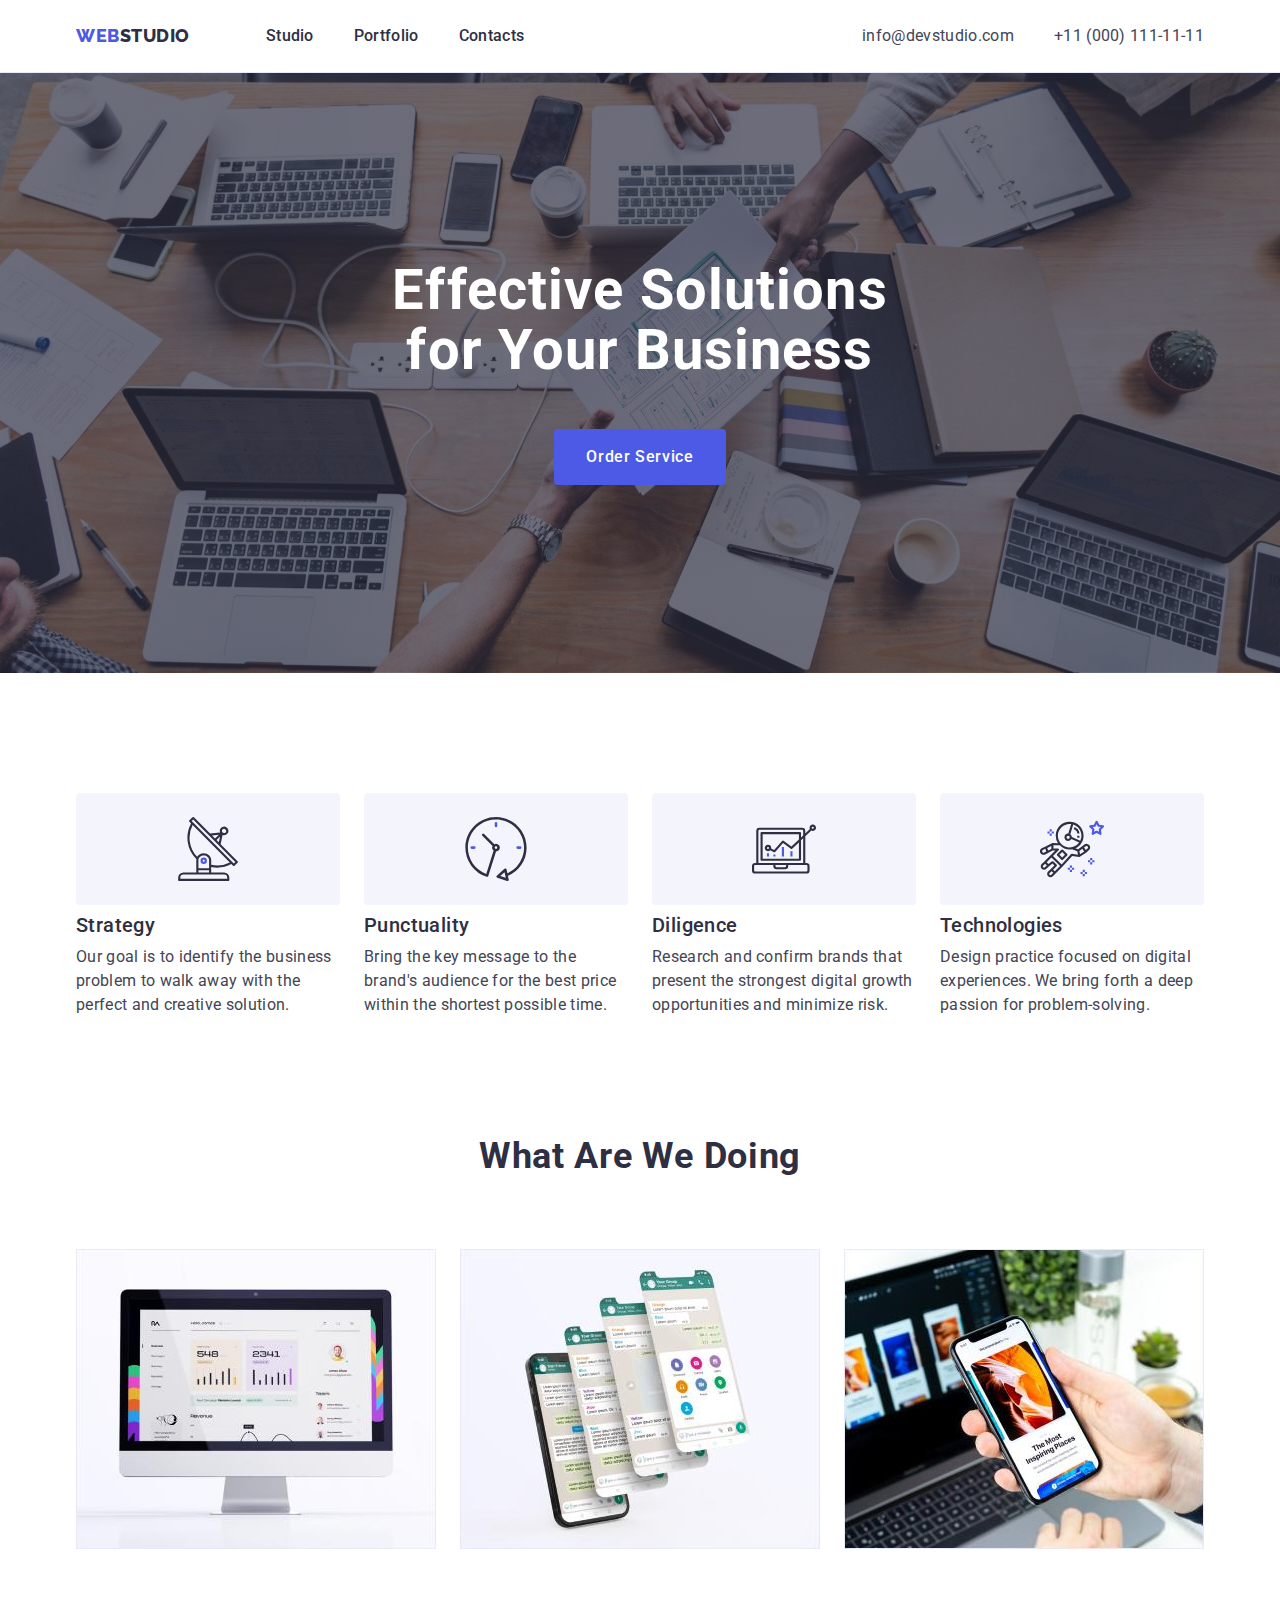
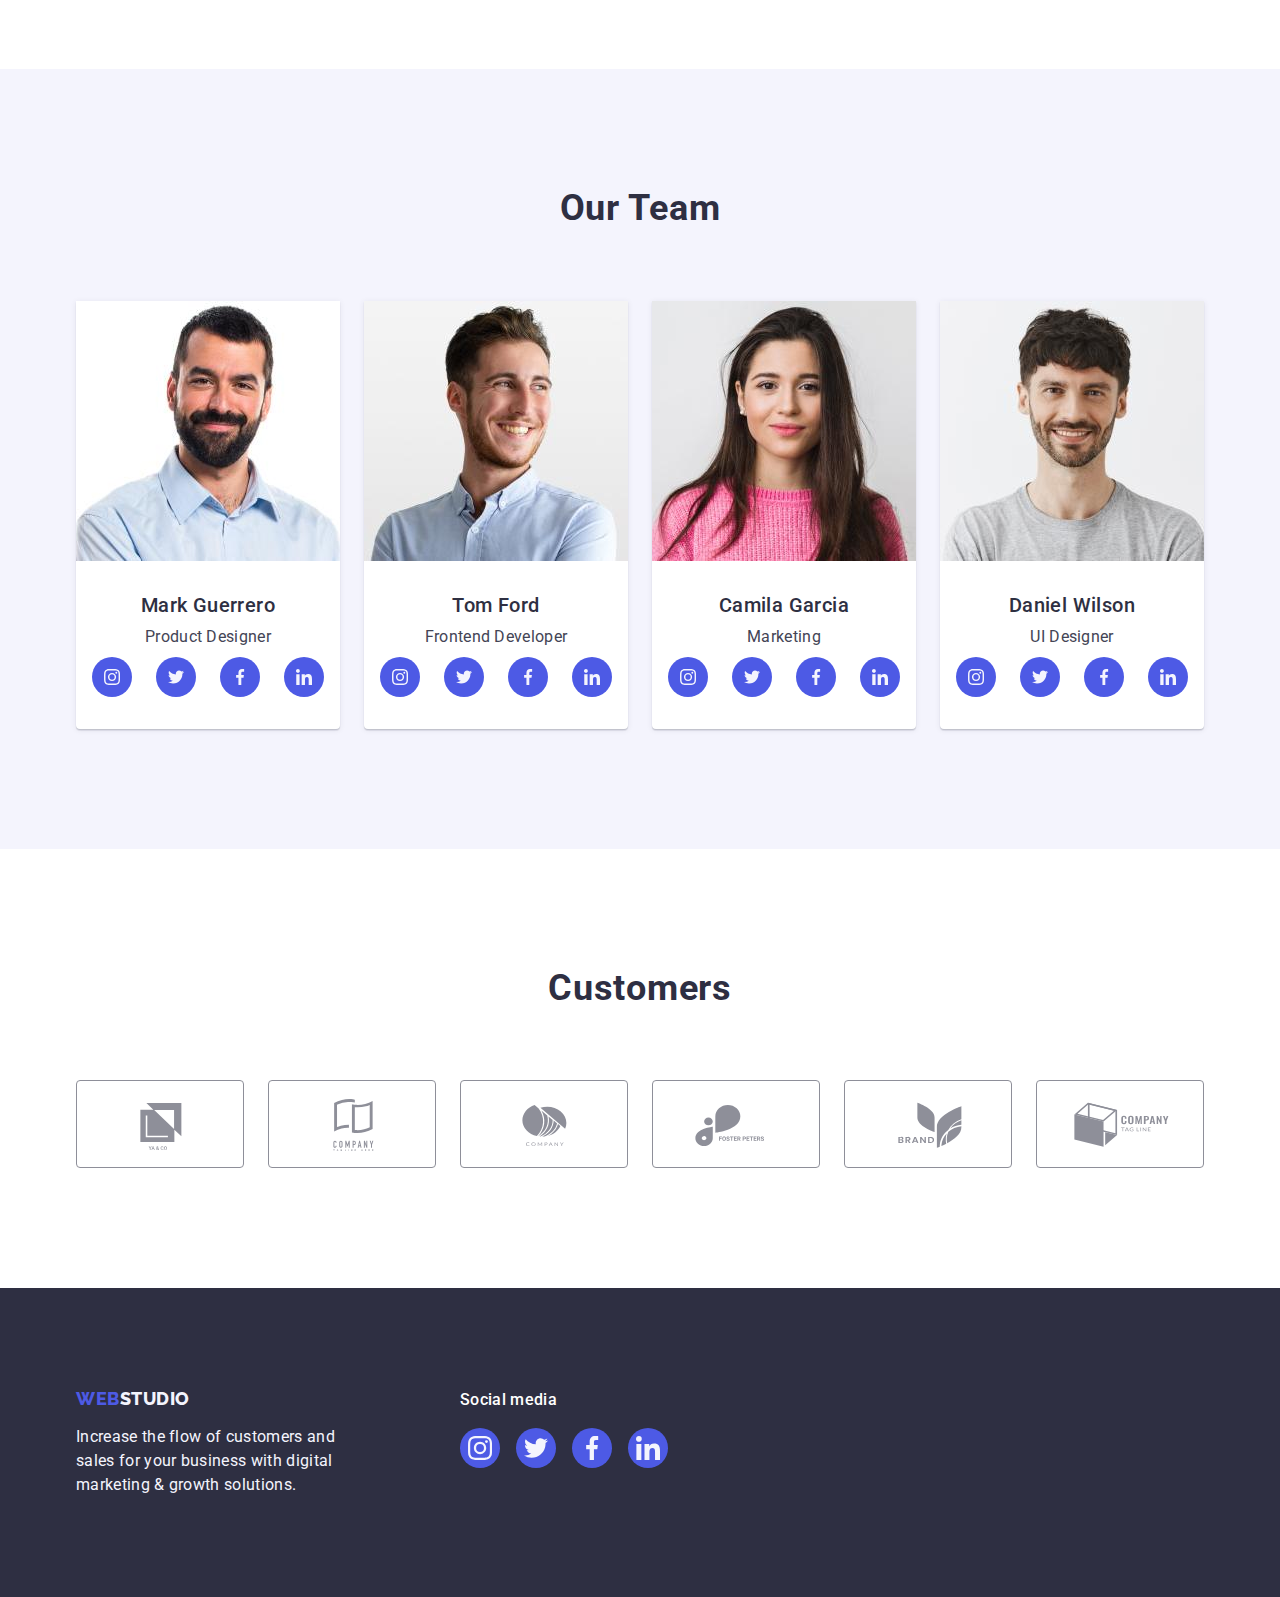
<file: index.html>
<!DOCTYPE html>
<html lang="en">
  <head>
    <meta charset="UTF-8" />
    <meta http-equiv="X-UA-Compatible" content="IE=edge" />
    <meta name="viewport" content="width=device-width, initial-scale=1.0" />
    <title>Studio</title>

    <link rel="preconnect" href="https://fonts.googleapis.com" />
    <link rel="preconnect" href="https://fonts.gstatic.com" crossorigin />
    <link
      href="https://fonts.googleapis.com/css2?family=Raleway:wght@800&family=Roboto:wght@400;500;700&display=swap"
      rel="stylesheet"
    />
    <link rel="stylesheet" href="./css/modern-normalize.min.css" />
    <link rel="stylesheet" href="./css/styles.css" />
  </head>
  <body>
    <!-- Header section -->
    <header class="header">
      <div class="header-container container">
        <nav class="header-nav">
          <a class="header-nav-logo link" href="./index.html"
            >Web<span class="dark-logo">Studio</span>
          </a>

          <ul class="header-nav-list list">
            <li class="header-nav-item"><a href="./index.html" class="nav-link link">Studio</a></li>
            <li class="header-nav-item"
              ><a class="nav-link link" href="./portfolio.html">Portfolio</a></li
            >
            <li class="header-nav-item"><a class="nav-link link" href="">Contacts</a></li>
          </ul>
        </nav>
        <address class="header-contacts">
          <ul class="header-contacts-list list">
            <li class="header-contacts-item"
              ><a class="contact-link link" href="mailto:info@devstudio.com"
                >info@devstudio.com</a
              ></li
            >
            <li class="header-contacts-item"
              ><a class="contact-link link" href="tel:+110001111111">+11 (000) 111-11-11</a></li
            >
          </ul>
        </address>
      </div>
    </header>

    <main>
      <!-- Hero section -->
      <section class="hero">
        <div class="hero-container container">
          <h1 class="main-title">Effective Solutions for Your Business </h1>
          <button type="button" class="btn">Order Service</button>
        </div>
      </section>
      <!-- Advantages section -->
      <section class="advantages">
        <div class="advantages-container container">
          <h2 class="visually-hidden dvantages-title">Our advantages</h2>
          <ul class="advantages-list list">
            <li class="advantage-item">
              <div class="icons-container">
                <svg class="advantages-icons" width="64" height="64">
                  <use href="./images/icons.svg#icon-antenna"></use>
                </svg>
              </div>
              <h3 class="subtitle">Strategy</h3>
              <p class="desc">
                Our goal is to identify the business problem to walk away with the perfect and
                creative solution.
              </p>
            </li>
            <li class="advantage-item">
              <div class="icons-container">
                <svg class="advantages-icons" width="64" height="64">
                  <use href="./images/icons.svg#icon-clock"></use>
                </svg>
              </div>
              <h3 class="subtitle">Punctuality</h3>
              <p class="desc">
                Bring the key message to the brand's audience for the best price within the shortest
                possible time.
              </p>
            </li>
            <li class="advantage-item">
              <div class="icons-container">
                <svg class="advantages-icons" width="64" height="64">
                  <use href="./images/icons.svg#icon-diagram"></use>
                </svg>
              </div>
              <h3 class="subtitle">Diligence</h3>
              <p class="desc">
                Research and confirm brands that present the strongest digital growth opportunities
                and minimize risk.
              </p>
            </li>
            <li class="advantage-item">
              <div class="icons-container">
                <svg class="advantages-icons" width="64" height="64">
                  <use href="./images/icons.svg#icon-astronaut"></use>
                </svg>
              </div>
              <h3 class="subtitle">Technologies</h3>
              <p class="desc">
                Design practice focused on digital experiences. We bring forth a deep passion for
                problem-solving.
              </p>
            </li>
          </ul>
        </div>
      </section>
      <!-- Works section -->
      <section class="works-section">
        <div class="container">
          <h2 class="title">What are we doing</h2>
          <ul class="works-list list">
            <li class="works-item">
              <img class="works-img" src="./images/works/img1.jpg" alt="Computer" width="360" />
            </li>
            <li class="works-item">
              <img class="works-img" src="./images/works/img2.jpg" alt="Phones" width="360" />
            </li>
            <li class="works-item">
              <img
                class="works-img"
                src="./images/works/img3.jpg"
                alt="Laptop and phone"
                width="360"
              />
            </li>
          </ul>
        </div>
      </section>
      <!-- Team section -->
      <section class="team">
        <div class="team-container container">
          <h2 class="title">Our Team</h2>
          <ul class="team-list list">
            <li class="team-item">
              <img
                class="team-img"
                src="./images/team/img4.jpg"
                alt="Mark Guerrero. Product Designer"
                width="264"
              />
              <div class="team-name">
                <h3 class="subtitle">Mark Guerrero</h3>
                <p class="team-desc desc">Product Designer</p>
                <ul class="socials list">
                  <li class="socials-item">
                    <a class="socials-link link" href="" target="_blank" rel="noopener noreferrer">
                      <svg class="social-icons" width="16" height="16">
                        <use href="./images/icons.svg#icon-instagram"></use>
                      </svg>
                    </a>
                  </li>
                  <li class="socials-item">
                    <a class="socials-link link" href="" target="_blank" rel="noopener noreferrer">
                      <svg class="social-icons" width="16" height="16">
                        <use href="./images/icons.svg#icon-twitter"></use>
                      </svg>
                    </a>
                  </li>
                  <li class="socials-item">
                    <a class="socials-link link" href="" target="_blank" rel="noopener noreferrer">
                      <svg class="social-icons" width="16" height="16">
                        <use href="./images/icons.svg#icon-facebook"></use>
                      </svg>
                    </a>
                  </li>
                  <li class="socials-item">
                    <a class="socials-link link" href="" target="_blank" rel="noopener noreferrer">
                      <svg class="social-icons" width="16" height="16">
                        <use href="./images/icons.svg#icon-linkedin"></use>
                      </svg>
                    </a>
                  </li>
                </ul>
              </div>
            </li>
            <li class="team-item">
              <img
                class="team-img"
                src="./images/team/img5.jpg"
                alt="Tom Ford. Frontend Developer"
                width="264"
              />
              <div class="team-name">
                <h3 class="subtitle">Tom Ford</h3>
                <p class="team-desc desc">Frontend Developer</p>
                <ul class="socials list">
                  <li class="socials-item">
                    <a class="socials-link link" href="" target="_blank" rel="noopener noreferrer">
                      <svg class="social-icons" width="16" height="16">
                        <use href="./images/icons.svg#icon-instagram"></use>
                      </svg>
                    </a>
                  </li>
                  <li class="socials-item">
                    <a class="socials-link link" href="" target="_blank" rel="noopener noreferrer">
                      <svg class="social-icons" width="16" height="16">
                        <use href="./images/icons.svg#icon-twitter"></use>
                      </svg>
                    </a>
                  </li>
                  <li class="socials-item">
                    <a class="socials-link link" href="" target="_blank" rel="noopener noreferrer">
                      <svg class="social-icons" width="16" height="16">
                        <use href="./images/icons.svg#icon-facebook"></use>
                      </svg>
                    </a>
                  </li>
                  <li class="socials-item">
                    <a class="socials-link link" href="" target="_blank" rel="noopener noreferrer">
                      <svg class="social-icons" width="16" height="16">
                        <use href="./images/icons.svg#icon-linkedin"></use>
                      </svg>
                    </a>
                  </li>
                </ul>
              </div>
            </li>
            <li class="team-item">
              <img
                class="team-img"
                src="./images/team/img6.jpg"
                alt="Camila Garcia. Marketing"
                width="264"
              />
              <div class="team-name">
                <h3 class="subtitle">Camila Garcia</h3>
                <p class="team-desc desc">Marketing</p>
                <ul class="socials list">
                  <li class="socials-item">
                    <a class="socials-link link" href="" target="_blank" rel="noopener noreferrer">
                      <svg class="social-icons" width="16" height="16">
                        <use href="./images/icons.svg#icon-instagram"></use>
                      </svg>
                    </a>
                  </li>
                  <li class="socials-item">
                    <a class="socials-link link" href="" target="_blank" rel="noopener noreferrer">
                      <svg class="social-icons" width="16" height="16">
                        <use href="./images/icons.svg#icon-twitter"></use>
                      </svg>
                    </a>
                  </li>
                  <li class="socials-item">
                    <a class="socials-link link" href="" target="_blank" rel="noopener noreferrer">
                      <svg class="social-icons" width="16" height="16">
                        <use href="./images/icons.svg#icon-facebook"></use>
                      </svg>
                    </a>
                  </li>
                  <li class="socials-item">
                    <a class="socials-link link" href="" target="_blank" rel="noopener noreferrer">
                      <svg class="social-icons" width="16" height="16">
                        <use href="./images/icons.svg#icon-linkedin"></use>
                      </svg>
                    </a>
                  </li>
                </ul>
              </div>
            </li>
            <li class="team-item">
              <img
                class="team-img"
                src="./images/team/img7.jpg"
                alt="Daniel Wilson. UI Designer"
                width="264"
              />
              <div class="team-name">
                <h3 class="subtitle">Daniel Wilson</h3>
                <p class="team-desc desc">UI Designer</p>
                <ul class="socials list">
                  <li class="socials-item">
                    <a class="socials-link link" href="" target="_blank" rel="noopener noreferrer">
                      <svg class="social-icons" width="16" height="16">
                        <use href="./images/icons.svg#icon-instagram"></use>
                      </svg>
                    </a>
                  </li>
                  <li class="socials-item">
                    <a class="socials-link link" href="" target="_blank" rel="noopener noreferrer">
                      <svg class="social-icons" width="16" height="16">
                        <use href="./images/icons.svg#icon-twitter"></use>
                      </svg>
                    </a>
                  </li>
                  <li class="socials-item">
                    <a class="socials-link link" href="" target="_blank" rel="noopener noreferrer">
                      <svg class="social-icons" width="16" height="16">
                        <use href="./images/icons.svg#icon-facebook"></use>
                      </svg>
                    </a>
                  </li>
                  <li class="socials-item">
                    <a class="socials-link link" href="" target="_blank" rel="noopener noreferrer">
                      <svg class="social-icons" width="16" height="16">
                        <use href="./images/icons.svg#icon-linkedin"></use>
                      </svg>
                    </a>
                  </li>
                </ul>
              </div>
            </li>
          </ul>
        </div>
      </section>

      <!-- Customers section -->
      <section class="customers">
        <div class="customers-container container">
          <h2 class="customers-title title">Customers</h2>
          <ul class="customers-list list">
            <li class="customers-item">
              <a class="customers-link link" href="">
                <svg class="customers-icons" width="104" height="56">
                  <use href="./images/icons.svg#icon-logo"></use>
                </svg>
              </a>
            </li>
            <li class="customers-item">
              <a class="customers-link link" href="">
                <svg class="customers-icons" width="104" height="56">
                  <use href="./images/icons.svg#icon-logo2"></use>
                </svg>
              </a>
            </li>
            <li class="customers-item">
              <a class="customers-link link" href="">
                <svg class="customers-icons" width="104" height="56">
                  <use href="./images/icons.svg#icon-logo3"></use>
                </svg>
              </a>
            </li>
            <li class="customers-item">
              <a class="customers-link link" href="">
                <svg class="customers-icons" width="104" height="56">
                  <use href="./images/icons.svg#icon-logo4"></use>
                </svg>
              </a>
            </li>
            <li class="customers-item">
              <a class="customers-link link" href="">
                <svg class="customers-icons" width="104" height="56">
                  <use href="./images/icons.svg#icon-logo5"></use>
                </svg>
              </a>
            </li>
            <li class="customers-item">
              <a class="customers-link link" href="">
                <svg class="customers-icons" width="104" height="56">
                  <use href="./images/icons.svg#icon-logo6"></use>
                </svg>
              </a>
            </li>
          </ul>
        </div>
      </section>
    </main>
    <!-- Footer section -->
    <footer class="footer">
      <div class="footer-container container">
        <div class="logo-container">
          <a class="footer-logo link" href="./index.html"
            >Web<span class="light-logo">Studio</span></a
          >
          <p class="footer-desc">
            Increase the flow of customers and sales for your business with digital marketing &
            growth solutions.
          </p></div
        >
        <div class="media-container">
          <p class="media-title">Social media</p>
          <ul class="media-list list">
            <li class="media-item">
              <a class="media-link link" href="" target="_blank" rel="noopener noreferrer">
                <svg class="media-icons" width="24" height="24">
                  <use href="./images/icons.svg#icon-instagram"></use>
                </svg>
              </a>
            </li>
            <li class="media-item">
              <a class="media-link link" href="" target="_blank" rel="noopener noreferrer">
                <svg class="media-icons" width="24" height="24">
                  <use href="./images/icons.svg#icon-twitter"></use>
                </svg> </a
            ></li>
            <li class="media-item">
              <a class="media-link link" href="" target="_blank" rel="noopener noreferrer">
                <svg class="media-icons" width="24" height="24">
                  <use href="./images/icons.svg#icon-facebook"></use>
                </svg> </a
            ></li>
            <li class="media-item">
              <a class="media-link link" href="" target="_blank" rel="noopener noreferrer">
                <svg class="media-icons" width="24" height="24">
                  <use href="./images/icons.svg#icon-linkedin"></use>
                </svg> </a
            ></li>
          </ul>
        </div>
      </div>
    </footer>
  </body>
</html>
</file>
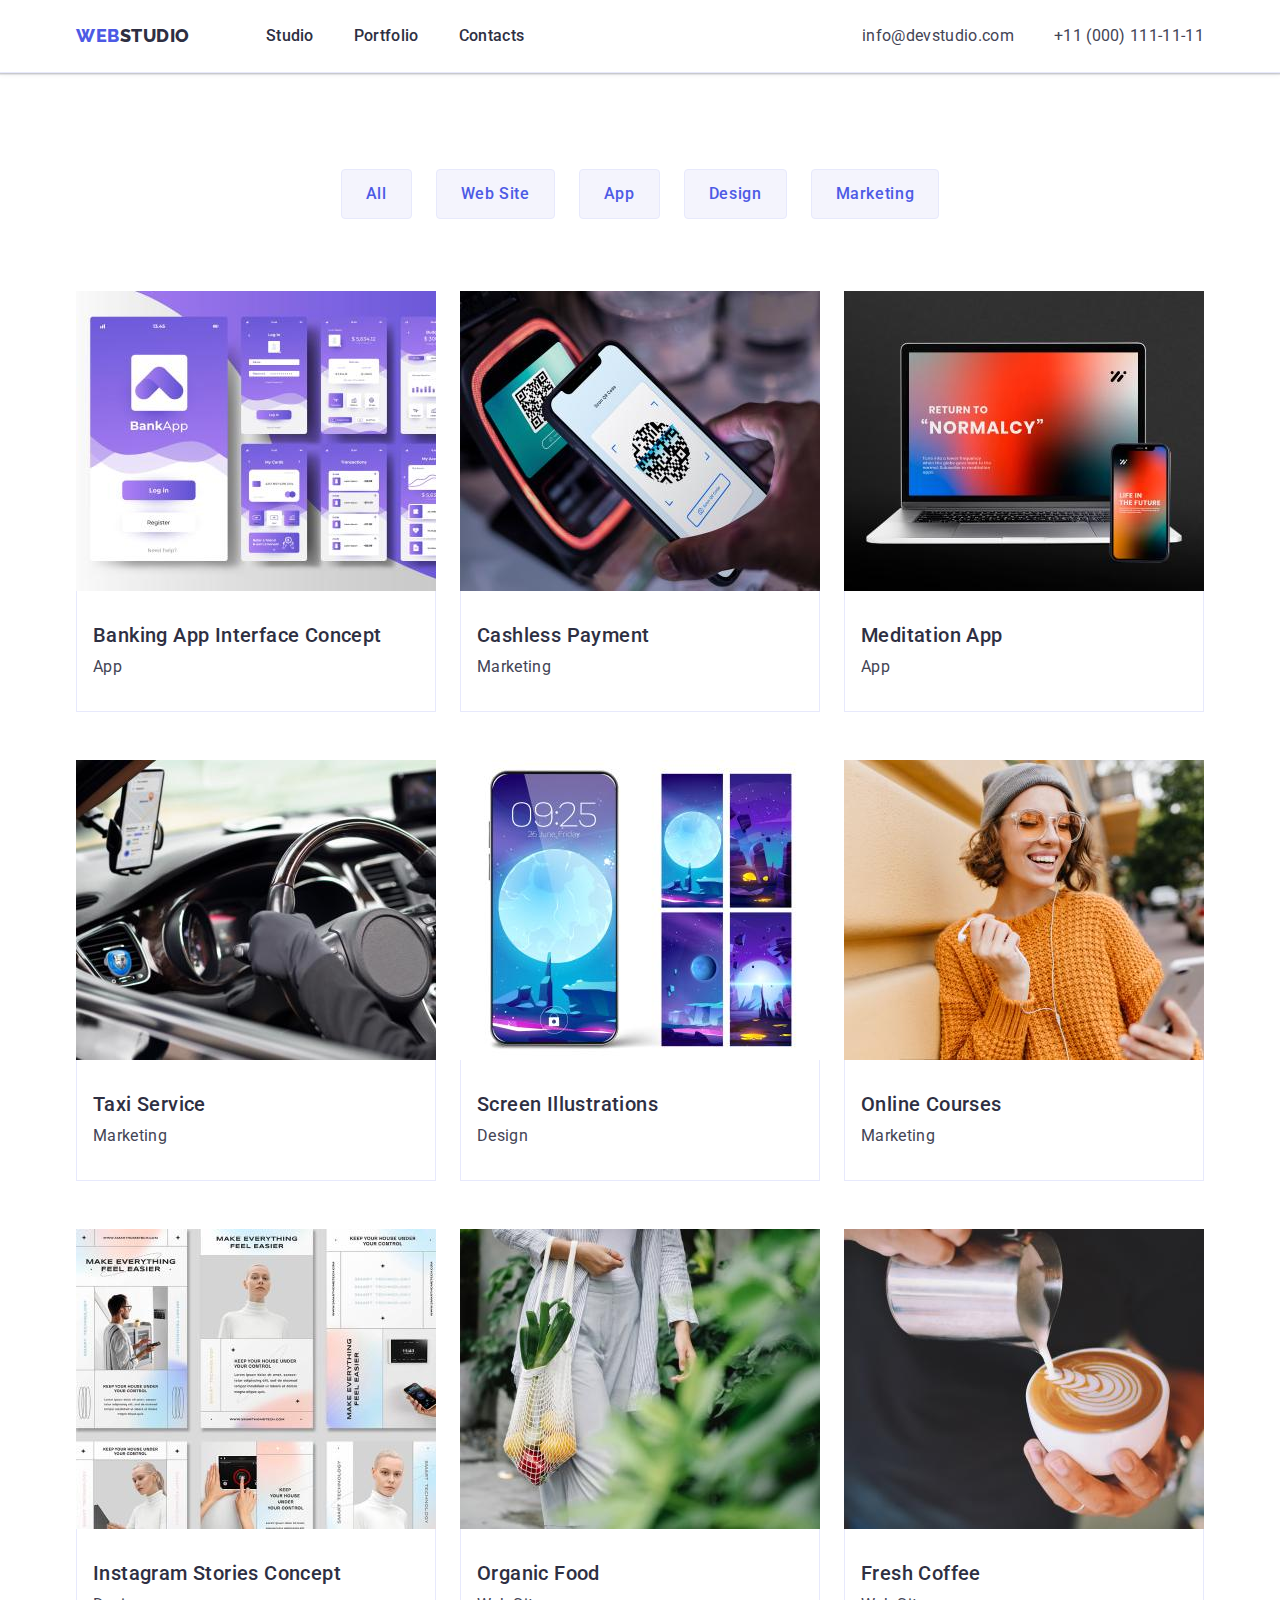
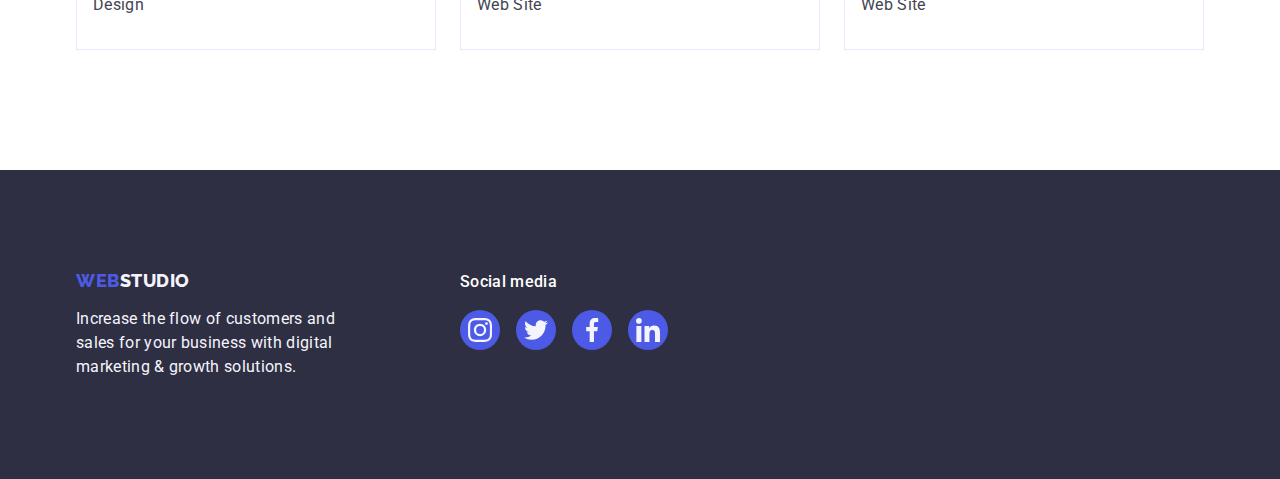
<file: portfolio.html>
<!DOCTYPE html>
<html lang="en">
  <head>
    <meta charset="UTF-8" />
    <meta http-equiv="X-UA-Compatible" content="IE=edge" />
    <meta name="viewport" content="width=device-width, initial-scale=1.0" />
    <title>Portfolio</title>

    <link rel="preconnect" href="https://fonts.googleapis.com" />
    <link rel="preconnect" href="https://fonts.gstatic.com" crossorigin />
    <link
      href="https://fonts.googleapis.com/css2?family=Raleway:wght@800&family=Roboto:wght@400;500;700&display=swap"
      rel="stylesheet"
    />
    <link rel="stylesheet" href="./css/modern-normalize.min.css" />
    <link rel="stylesheet" href="./css/styles.css" />
  </head>
  <body>
    <!-- Header section -->
    <header class="header">
      <div class="header-container container">
        <nav class="header-nav">
          <a class="header-nav-logo link" href="./index.html"
            >Web<span class="dark-logo">Studio</span>
          </a>

          <ul class="header-nav-list list">
            <li class="header-nav-item"><a href="./index.html" class="nav-link link">Studio</a></li>
            <li class="header-nav-item"
              ><a class="nav-link link" href="./portfolio.html">Portfolio</a></li
            >
            <li class="header-nav-item"><a class="nav-link link" href="">Contacts</a></li>
          </ul>
        </nav>
        <address class="header-contacts">
          <ul class="header-contacts-list list">
            <li class="header-contacts-item"
              ><a class="contact-link link" href="mailto:info@devstudio.com"
                >info@devstudio.com</a
              ></li
            >
            <li class="header-contacts-item"
              ><a class="contact-link link" href="tel:+110001111111">+11 (000) 111-11-11</a></li
            >
          </ul>
        </address>
      </div>
    </header>

    <main>
      <section class="portfolio">
        <div class="container">
          <h1 hidden>Portfolio</h1>
          <!-- Filters -->
          <ul class="filters-list list">
            <li class="filter-item"><button class="filter-btn" type="button">All</button></li>
            <li class="filter-item"><button class="filter-btn" type="button">Web Site</button></li>
            <li class="filter-item"><button class="filter-btn" type="button">App</button></li>
            <li class="filter-item"><button class="filter-btn" type="button">Design</button></li>
            <li class="filter-item"><button class="filter-btn" type="button">Marketing</button></li>
          </ul>
          <!-- Portfolio -->
          <ul class="portfolio-list list">
            <li class="portfollio-item">
              <a class="portfolio-link link" href="">
                <img
                  class="portfolio-img"
                  src="./images/portfolio/img8.jpg"
                  alt="Banking App Interface Concept"
                  height="300"
                  width="360"
                />
                <div class="portfolio-project">
                  <h2 class="portfolio-subtitle subtitle">Banking App Interface Concept</h2>
                  <p class="portfolio-desc">App</p>
                </div></a
              >
            </li>
            <li class="portfollio-item">
              <a class="portfolio-link link" href="">
                <img
                  class="portfolio-img"
                  src="./images/portfolio/img9.jpg"
                  alt="Cashless Payment"
                  height="300"
                  width="360"
                />
                <div class="portfolio-project">
                  <h2 class="portfolio-subtitle subtitle">Cashless Payment</h2>
                  <p class="portfolio-desc">Marketing</p>
                </div></a
              >
            </li>
            <li class="portfollio-item">
              <a class="portfolio-link link" href="">
                <img
                  class="portfolio-img"
                  src="./images/portfolio/img10.jpg"
                  alt="Meditation App"
                  height="300"
                  width="360"
                />
                <div class="portfolio-project">
                  <h2 class="portfolio-subtitle subtitle">Meditation App</h2>
                  <p class="portfolio-desc">App</p>
                </div>
              </a>
            </li>
            <li class="portfollio-item">
              <a class="portfolio-link link" href="">
                <img
                  class="portfolio-img"
                  src="./images/portfolio/img11.jpg"
                  alt="Taxi Service"
                  height="300"
                  width="360"
                />
                <div class="portfolio-project">
                  <h2 class="portfolio-subtitle subtitle">Taxi Service</h2>
                  <p class="portfolio-desc">Marketing</p>
                </div></a
              >
            </li>
            <li class="portfollio-item">
              <a class="portfolio-link link" href="">
                <img
                  class="portfolio-img"
                  src="./images/portfolio/img12.jpg"
                  alt="Screen Illustrations"
                  height="300"
                  width="360"
                />
                <div class="portfolio-project">
                  <h2 class="portfolio-subtitle subtitle">Screen Illustrations</h2>
                  <p class="portfolio-desc">Design</p></div
                ></a
              >
            </li>
            <li class="portfollio-item">
              <a class="portfolio-link link" href="">
                <img
                  class="portfolio-img"
                  src="./images/portfolio/img13.jpg"
                  alt="Online Courses"
                  height="300"
                  width="360"
                />
                <div class="portfolio-project">
                  <h2 class="portfolio-subtitle subtitle">Online Courses</h2>
                  <p class="portfolio-desc">Marketing</p></div
                ></a
              >
            </li>
            <li class="portfollio-item">
              <a class="portfolio-link link" href="">
                <img
                  class="portfolio-img"
                  src="./images/portfolio/img14.jpg"
                  alt="Instagram Stories Concept"
                  height="300"
                  width="360"
                />
                <div class="portfolio-project">
                  <h2 class="portfolio-subtitle subtitle">Instagram Stories Concept</h2>
                  <p class="portfolio-desc">Design</p>
                </div></a
              >
            </li>
            <li class="portfollio-item">
              <a class="portfolio-link link" href="">
                <img
                  class="portfolio-img"
                  src="./images/portfolio/img15.jpg"
                  alt="Organic Food"
                  height="300"
                  width="360"
                />
                <div class="portfolio-project">
                  <h2 class="portfolio-subtitle subtitle">Organic Food</h2>
                  <p class="portfolio-desc">Web Site</p>
                </div></a
              >
            </li>
            <li class="portfollio-item">
              <a class="portfolio-link link" href="">
                <img
                  class="portfolio-img"
                  src="./images/portfolio/img16.jpg"
                  alt="Fresh Coffee"
                  height="300"
                  width="360"
                />
                <div class="portfolio-project">
                  <h2 class="portfolio-subtitle subtitle">Fresh Coffee</h2>
                  <p class="portfolio-desc">Web Site</p>
                </div></a
              >
            </li>
          </ul>
        </div>
      </section>
    </main>
    <footer class="footer">
      <div class="footer-container container">
        <div class="logo-container">
          <a class="footer-logo link" href="./index.html"
            >Web<span class="light-logo">Studio</span></a
          >
          <p class="footer-desc">
            Increase the flow of customers and sales for your business with digital marketing &
            growth solutions.
          </p></div
        >
        <div class="media-container">
          <p class="media-title">Social media</p>
          <ul class="media-list list">
            <li class="media-item">
              <a class="media-link link" href="" target="_blank" rel="noopener noreferrer">
                <svg class="media-icons" width="24" height="24">
                  <use href="./images/icons.svg#icon-instagram"></use>
                </svg>
              </a>
            </li>
            <li class="media-item">
              <a class="media-link link" href="" target="_blank" rel="noopener noreferrer">
                <svg class="media-icons" width="24" height="24">
                  <use href="./images/icons.svg#icon-twitter"></use>
                </svg> </a
            ></li>
            <li class="media-item">
              <a class="media-link link" href="" target="_blank" rel="noopener noreferrer">
                <svg class="media-icons" width="24" height="24">
                  <use href="./images/icons.svg#icon-facebook"></use>
                </svg> </a
            ></li>
            <li class="media-item">
              <a class="media-link link" href="" target="_blank" rel="noopener noreferrer">
                <svg class="media-icons" width="24" height="24">
                  <use href="./images/icons.svg#icon-linkedin"></use>
                </svg> </a
            ></li>
          </ul>
        </div>
      </div>
    </footer>
  </body>
</html>
</file>
<file: css/styles.css>
/**
  |============================
  | Root styles
  |============================
*/
:root {
    /* Colors */
    --color-iris: #4d5ae5;
    --color-ocean: #404bbf;
    --color-navy-blue: #2e2f42;
    --color-green: #31d0aa;
    --color-slate: #434455;
    --color-light-slate: #8e8f99;
    --color-cornflower: #e7e9fc;
    --color-cloud: #f4f4fd;
    --color-white: #ffffff;
    --color-dairy: #fcfcfc;
    --color-bgd: #2e2f42;

    /* Fonts */
    --primary-font: 'Roboto', sans-serif;
    --secondary-font: 'Raleway', sans-serif;
}

/* Flex */

/**
  |============================
  | Base styles
  |============================
*/
body {
    color: var(--color-slate);
    background-color: var(--color-white);
    font-size: 16px;
    font-family: "Roboto", sans-serif;
    line-height: 1.5;
    letter-spacing: 0.02em;
}

.container {
    width: 1158px;
    margin: 0 auto;
    padding: 0 15px;
}

/* reset start */
h1,
h2,
h3,
h4,
h5,
h6,
ul,
p {
    margin: 0;
}

img {
    display: block;
    max-width: 100%;
    height: auto;
}

button {
    cursor: pointer;
}

.list {
    list-style: none;
    margin: 0;
    padding: 0;
}

.link {
    text-decoration: none;
}

.visually-hidden {
    position: absolute;
    width: 1px;
    height: 1px;
    margin: -1px;
    border: 0;
    padding: 0;
    white-space: nowrap;
    clip-path: inset(100%);
    clip: rect(0 0 0 0);
    overflow: hidden;
}

section {}

/**
  |============================
  | Header styles
  |============================
*/
.header {
    border-bottom: 1px solid #e7e9fc;
    box-shadow: 0px 2px 1px rgba(46, 47, 66, 0.08), 0px 1px 1px rgba(46, 47, 66, 0.16), 0px 1px 6px rgba(46, 47, 66, 0.08);
}

.header-container {
    display: flex;
    align-items: center;
}


.header-nav {
    display: flex;
    align-items: center;
}

.header-nav-logo {
    color: var(--color-iris);
    font-family: var(--secondary-font);
    font-weight: 800;
    font-size: 18px;
    line-height: 1.17;
    letter-spacing: 0.03em;
    text-transform: uppercase;
    text-decoration: none;
    margin-right: 76px;
    align-items: center;
}

.dark-logo {
    color: var(--color-navy-blue);
}

.header-nav {
    margin-right: auto;
}

.header-nav-list {
    display: flex;
    align-items: center;
    gap: 40px;
}

.nav-link {
    display: block;
    padding: 24px 0;
    font-weight: 500;
    font-style: normal;
    color: var(--color-navy-blue);
}

.nav-link:hover,
.nav-link:focus {
    color: var(--color-ocean);
}

.header-contacts {
    font-style: normal;
    color: var(--color-slate);
}

.header-contacts-list {
    display: flex;
    margin-right: auto;
    gap: 40px;
}

.contact-link {
    display: block;
    padding: 24px 0;
    font-weight: 400;
    font-style: normal;
    color: var(--color-slate);
}

.contact-link:hover,
.contact-link:focus {
    color: var(--color-ocean);
}

/**
  |============================
  | Hero styles
  |============================
*/
.hero {
    max-width: 1440px;
    margin-left: auto;
    margin-right: auto;
    background-color: var(--color-bgd);
    background-image: linear-gradient(rgba(46, 47, 66, 0.7),
            rgba(46, 47, 66, 0.7)), url(../images/hero/img17.jpg);
    background-repeat: no-repeat;
    background-position: center;
    background-size: cover;
    padding-top: 188px;
    padding-bottom: 188px;
    text-align: center;
}

.main-title {
    font-weight: 700;
    font-size: 56px;
    line-height: 1.07;
    letter-spacing: 0.02em;
    color: var(--color-white);
    max-width: 496px;
    margin-top: 0;
    margin-bottom: 48px;
    margin-left: auto;
    margin-right: auto;
}

.btn {
    min-width: 169px;
    height: 56px;
    padding: 16px 32px;
    border-radius: 4px;
    font-weight: 500;
    font-family: inherit;
    font-size: 16px;
    line-height: 1.5;
    letter-spacing: 0.04em;
    color: var(--color-white);
    background-color: var(--color-iris);
    display: block;
    margin: auto;
    border: none;
}

.btn:hover,
.btn:focus {
    background-color: var(--color-ocean);
}

/**
  |============================
  | Advantages styles
  |============================
*/
.advantages {
    padding: 120px 0;
}

.advantages-list {
    display: flex;
    align-items: baseline;
}

.advantage-item {
    width: 264px;
}

.advantage-item:not(:last-child) {
    margin-right: 24px;
}

.subtitle {
    font-weight: 500;
    font-size: 20px;
    line-height: 1.2;
    letter-spacing: 0.02em;
    color: var(--color-navy-blue);
    margin-bottom: 8px;
}

.desc {
    color: var(--color-slate);
}

.icons-container {
    display: flex;
    align-items: center;
    justify-content: center;
    margin-bottom: 8px;
    height: 112px;
    background: #F4F4FD;
    border-radius: 4px;
}

/*  

     */
/**
  |============================
  | Works styles
  |============================
*/
.title {
    color: var(--color-navy-blue);
    font-weight: 700;
    font-size: 36px;
    line-height: 1.11;
    text-align: center;
    text-transform: capitalize;
    letter-spacing: 0.02em;
    margin-top: 0;
    margin-bottom: 72px;
}

.works-list {
    display: flex;
    align-items: center;
}

.works-section {
    padding-bottom: 120px;
}

.works-item:not(:last-child) {
    margin-right: 24px;
}

/**
  |============================
  | Team styles
  |============================
*/
.team {
    background-color: var(--color-cloud);
    padding: 120px 0;
}

.team-list {
    display: flex;
    align-items: center;
}

.team-item {
    background-color: var(--color-white);
    box-shadow: 0px 1px 6px rgba(46, 47, 66, 0.08), 0px 1px 1px rgba(46, 47, 66, 0.16), 0px 2px 1px rgba(46, 47, 66, 0.08);
    border-radius: 0px 0px 4px 4px;
}

.team-item:not(:last-child) {
    margin-right: 24px;
}

.team-img {}

.team-desc {
    margin-bottom: 8px;
}

.team-name {
    padding: 32px 0;
    text-align: center;
    border-radius: 0px 0px 4px 4px;
}

/* Social icons */

.socials {
    display: flex;
    justify-content: center;
    align-items: center;
    gap: 24px;
}


.socials-item {}

.socials-link {
    display: flex;
    justify-content: center;
    align-items: center;
    width: 40px;
    height: 40px;
    border-radius: 50%;
    background-color: var(--color-iris);
}

.social-icons {
    fill: var(--color-cloud);
}

.socials-link:hover {
    background-color: var(--color-ocean);
}

.socials-link:focus {
    background-color: var(--color-ocean);
}

/**
  |============================
  | Customers styles
  |============================
*/

.customers {
    padding: 120px 0;
}

.customers-title {
    line-height: 1.1;
}

.customers-list {
    display: flex;
    justify-content: center;
    gap: 24px;
    flex-direction: row;
    align-items: flex-start;
    padding: 0px;
}

.customers-link {
    display: flex;
    justify-content: center;
    align-items: center;
    color: var(--color-light-slate);
    border: 1px solid var(--color-light-slate);
    border-radius: 4px;
    width: 168px;
    height: 88px;
}

.customers-icons {
    fill: currentColor;
}

.customers-link:hover .customers-icons,
.customers-link:focus .customers-icons {
    fill: var(--color-ocean);

}

.customers-link:hover,
.customers-link:focus {
    border-color: var(--color-ocean);
}

.customers-link:hover,
.customers-link:focus {
    color: var(--color-ocean);
}

/**
  |============================
  | Footer styles
  |============================
*/
.footer {
    background-color: var(--color-bgd);
    padding-top: 100px;
    padding-bottom: 100px;
}

.footer-container {
    display: flex;
    align-items: baseline;
}

.logo-container {
    display: inline-block;
    margin-right: 120px;
}

.footer-logo {
    color: var(--color-iris);
    font-family: var(--secondary-font);
    font-weight: 800;
    font-size: 18px;
    line-height: 1.17;
    letter-spacing: 0.03em;
    text-transform: uppercase;
    text-decoration: none;
    display: inline-block;
    margin-bottom: 16px;
}

.light-logo {
    color: var(--color-cloud);
}

.footer-desc {
    color: var(--color-cloud);
    max-width: 264px;
}

.media-container {
    display: inline-block;
}

.media-title {
    font-weight: 500;
    font-size: 16px;
    line-height: 24px;
    letter-spacing: 0.02em;
    color: var(--color-white);
    margin-bottom: 16px;
}

.media-list {
    display: flex;
    align-items: center;
    gap: 16px;
}

/* Media icons */


.media-link {
    display: flex;
    justify-content: center;
    align-items: center;
    width: 40px;
    height: 40px;
    border-radius: 50%;
    background-color: var(--color-iris);
}

.media-icons {
    fill: var(--color-cloud)
}

.media-link:hover,
.media-link:focus {
    background-color: var(--color-green);
}

/**
  |============================
  | Portfolio styles
  |============================
*/

.portfolio {
    padding: 96px 0 120px 0;
}

.portfolio-title {}

.filters-list {
    display: flex;
    align-items: center;
    margin: auto;
    margin-bottom: 72px;
    justify-content: center;
}

.filter-item:not(:last-child) {
    margin-right: 24px;
}

.filter-item {}

.filter-btn {
    font-family: inherit;
    background-color: var(--color-cloud);
    font-weight: 500;
    font-size: 16px;
    line-height: 1.5;
    letter-spacing: 0.04em;
    color: var(--color-iris);
    cursor: pointer;
    border: 1px solid #E7E9FC;
    border-radius: 4px;
    display: block;
    margin: auto;
    padding: 12px 24px;
}

.filter-btn:hover,
.filter-btn:focus {
    background-color: var(--color-ocean);
    color: var(--color-white);
    border: 1px solid transparent;
    box-shadow: 0px 3px 1px rgba(0, 0, 0, 0.1), 0px 2px 1px rgba(0, 0, 0, 0.08), 0px 2px 2px rgba(0, 0, 0, 0.12);
}

.portfolio-list {
    display: flex;
    flex-wrap: wrap;
    column-gap: 24px;
    row-gap: 48px;
}

.portfolio-project {
    padding: 32px 16px;
    border-top: none;
    border-right: 1px solid #E7E9FC;
    border-bottom: 1px solid #E7E9FC;
    border-left: 1px solid #E7E9FC;
}

.portfolio-subtitle {
    margin-bottom: 8px;
}

.portfolio-link {
    display: block;
}

.portfolio-link:hover {
    box-shadow:
        0px 1px 6px rgba(46, 47, 66, 0.08), 0px 1px 1px rgba(46, 47, 66, 0.16), 0px 2px 1px rgba(46, 47, 66, 0.08);
}

.portfolio-link:focus {
    box-shadow: 0px 1px 6px rgba(46, 47, 66, 0.08), 0px 1px 1px rgba(46, 47, 66, 0.16), 0px 2px 1px rgba(46, 47, 66, 0.08);
}

.portfolio-img {}

.portfolio-desc {
    color: var(--color-slate);
}

.portfolio-view {}
</file>
